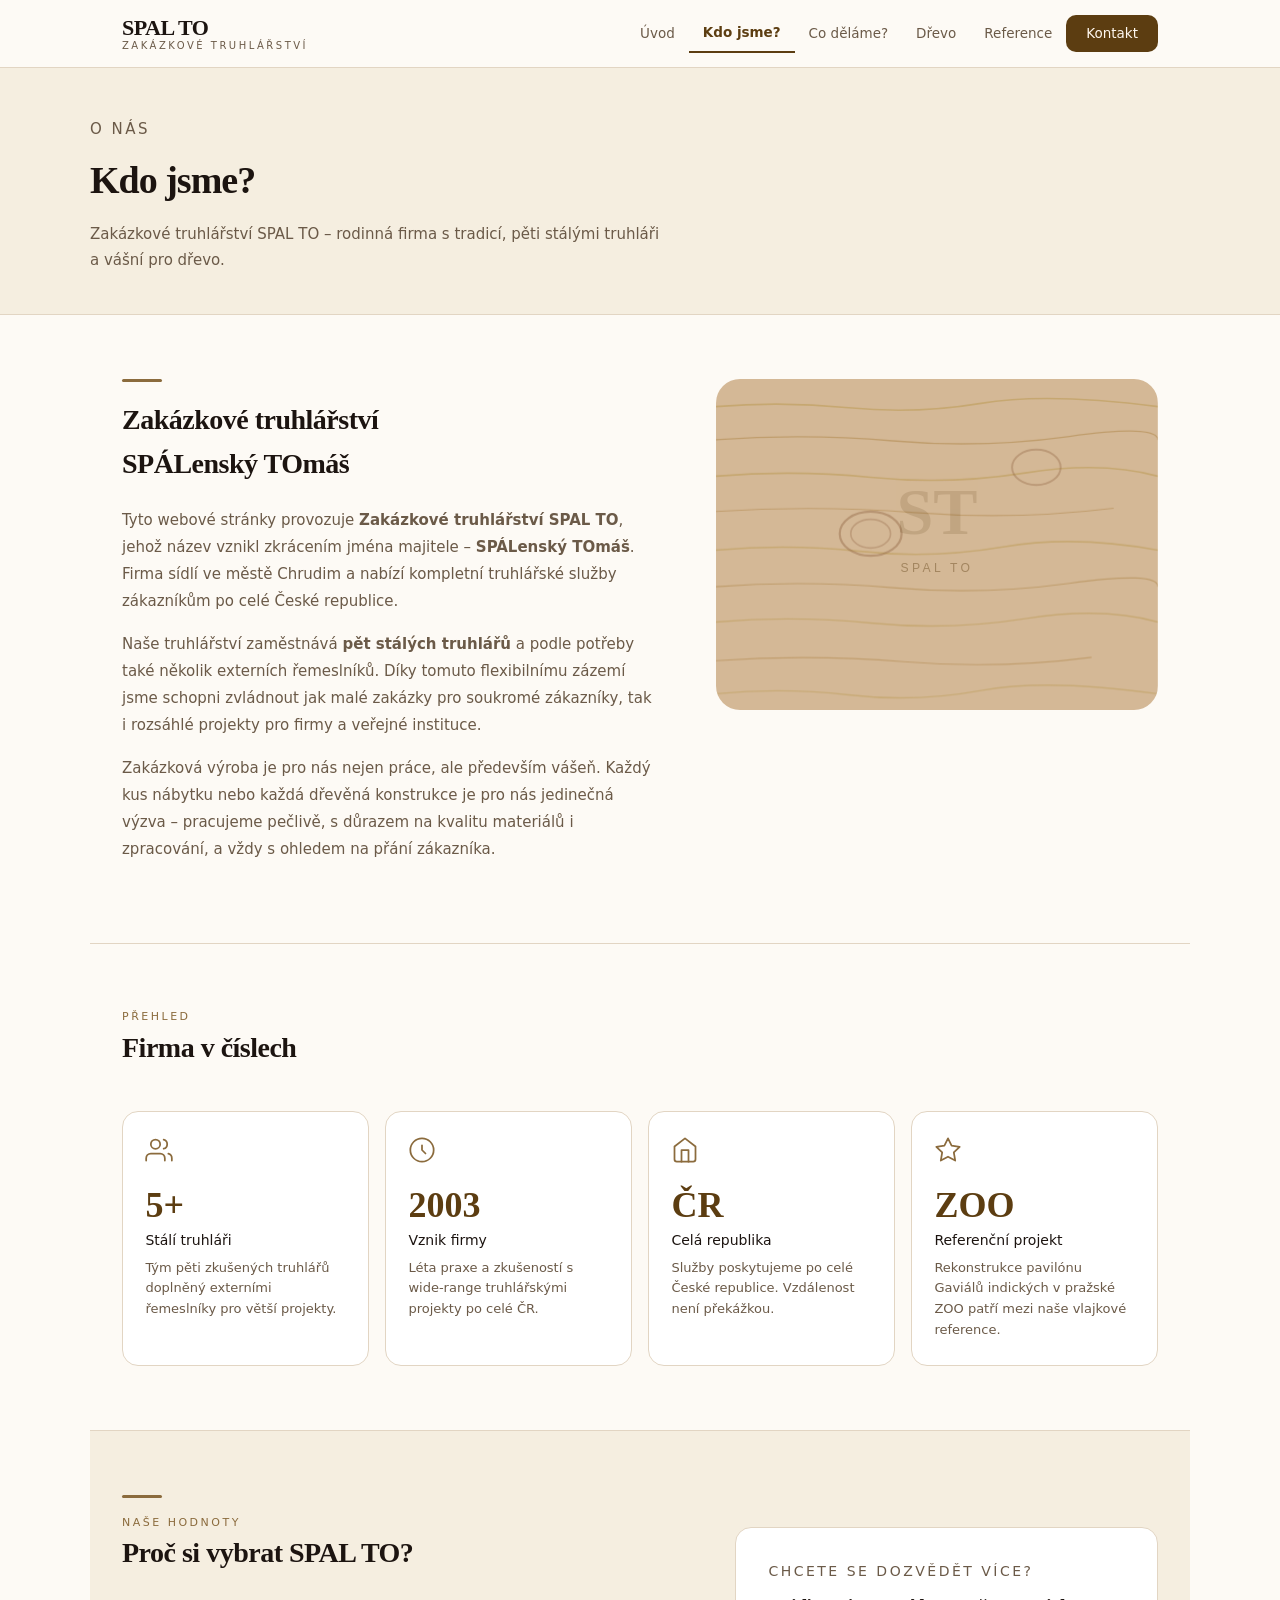
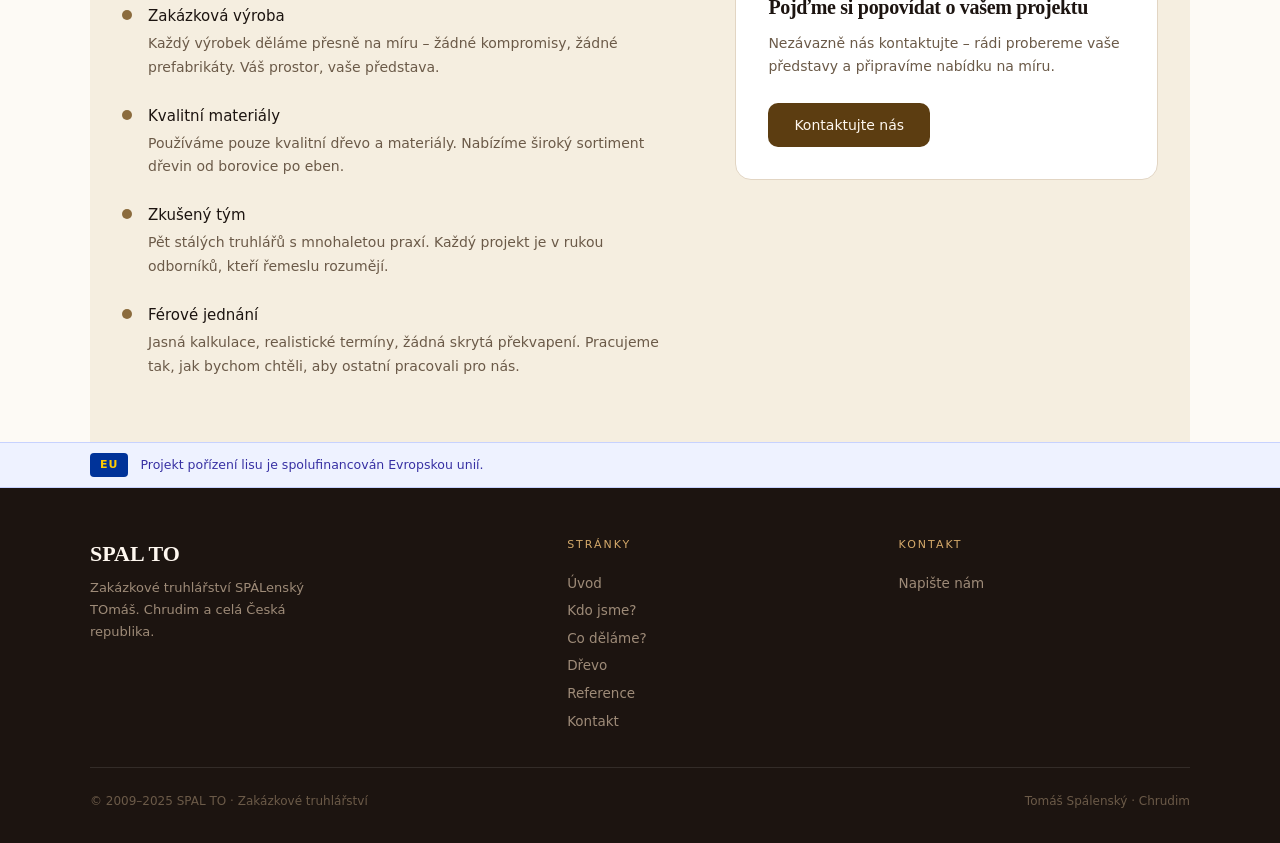
<file: kdo-jsme.html>
<!DOCTYPE html>
<html lang="cs">
<head>
  <meta charset="UTF-8">
  <meta name="viewport" content="width=device-width, initial-scale=1.0">
  <meta name="description" content="Kdo jsme – Zakázkové truhlářství SPAL TO, Tomáš Spálenský, Chrudim. Pět stálých truhlářů, služby po celé ČR.">
  <meta name="keywords" content="spal to, zakázkové truhlářství, Tomáš Spálenský, Chrudim, truhláři, o firmě, kontakt truhlář">
  <meta name="author" content="Tomáš Spálenský – Zakázkové truhlářství SPAL TO">
  <meta name="robots" content="index,follow">
  <meta name="copyright" content="Zakázkové truhlářství SPAL TO">
  <meta name="geo.region" content="CZ-PA">
  <meta name="geo.placename" content="Chrudim">

  <!-- Open Graph -->
  <meta property="og:type" content="website">
  <meta property="og:url" content="https://www.truhlarstvi-zakazkove.cz/kdo-jsme.html">
  <meta property="og:title" content="Kdo jsme – SPAL TO zakázkové truhlářství">
  <meta property="og:description" content="Zakázkové truhlářství SPAL TO – rodinná firma s tradicí, pěti stálými truhláři a vášní pro dřevo. Sídlo Chrudim, služby po celé ČR.">
  <meta property="og:site_name" content="SPAL TO – zakázkové truhlářství">
  <meta property="og:locale" content="cs_CZ">

  <!-- Twitter Card -->
  <meta name="twitter:card" content="summary">
  <meta name="twitter:title" content="Kdo jsme – SPAL TO zakázkové truhlářství">
  <meta name="twitter:description" content="Rodinná firma s tradicí, pěti stálými truhláři a vášní pro dřevo. Sídlo Chrudim, služby po celé ČR.">
  <title>Kdo jsme – SPAL TO truhlářství</title>
  <link rel="stylesheet" href="shared.css">
  <link rel="stylesheet" href="kdo-jsme.css">
</head>
<body>

  <nav class="site-nav" aria-label="Hlavní navigace">
    <div class="container">
      <a href="index.html" class="nav-logo">
        <span class="nav-logo-main">SPAL TO</span>
        <span class="nav-logo-sub">zakázkové truhlářství</span>
      </a>
      <ul class="nav-links" id="nav-menu" role="list">
        <li><a href="index.html">Úvod</a></li>
        <li><a href="kdo-jsme.html">Kdo jsme?</a></li>
        <li><a href="co-delame.html">Co děláme?</a></li>
        <li><a href="drevo.html">Dřevo</a></li>
        <li><a href="reference.html">Reference</a></li>
        <li><a href="kontakt.html" class="nav-cta">Kontakt</a></li>
      </ul>
      <button class="nav-toggle-btn" id="nav-toggle" aria-expanded="false" aria-controls="nav-menu" aria-label="Otevřít menu">
        <span></span><span></span><span></span>
      </button>
    </div>
  </nav>

  <!-- PAGE HERO -->
  <div class="page-hero">
    <div class="page-hero-inner">
      <p class="eyebrow">O nás</p>
      <h1>Kdo jsme?</h1>
      <p>Zakázkové truhlářství SPAL TO – rodinná firma s tradicí, pěti stálými truhláři a vášní pro dřevo.</p>
    </div>
  </div>

  <!-- MAIN ABOUT -->
  <section class="section about-main reveal">
    <div class="about-grid">
      <div class="about-text">
        <div class="wood-accent-bar"></div>
        <h2 class="section-title">Zakázkové truhlářství<br>SPÁLenský TOmáš</h2>
        <p>
          Tyto webové stránky provozuje <strong>Zakázkové truhlářství SPAL TO</strong>, jehož název vznikl zkrácením jména majitele – <strong>SPÁLenský TOmáš</strong>. Firma sídlí ve městě Chrudim a nabízí kompletní truhlářské služby zákazníkům po celé České republice.
        </p>
        <p>
          Naše truhlářství zaměstnává <strong>pět stálých truhlářů</strong> a podle potřeby také několik externích řemeslníků. Díky tomuto flexibilnímu zázemí jsme schopni zvládnout jak malé zakázky pro soukromé zákazníky, tak i rozsáhlé projekty pro firmy a veřejné instituce.
        </p>
        <p>
          Zakázková výroba je pro nás nejen práce, ale především vášeň. Každý kus nábytku nebo každá dřevěná konstrukce je pro nás jedinečná výzva – pracujeme pečlivě, s důrazem na kvalitu materiálů i zpracování, a vždy s ohledem na přání zákazníka.
        </p>
      </div>
      <div class="about-visual">
        <div class="about-wood-block" aria-hidden="true">
          <svg viewBox="0 0 400 300" xmlns="http://www.w3.org/2000/svg" width="100%" height="100%">
            <defs>
              <pattern id="wg2" x="0" y="0" width="400" height="300" patternUnits="userSpaceOnUse">
                <rect width="400" height="300" fill="#D4B896"/>
                <path d="M0,25 Q60,20 120,26 T240,22 T400,25" stroke="#B8954A" stroke-width="1.5" fill="none" opacity="0.5"/>
                <path d="M0,55 Q80,49 160,56 T320,52 T400,55" stroke="#A0722A" stroke-width="1.2" fill="none" opacity="0.4"/>
                <path d="M0,88 Q70,82 140,89 T280,85 T400,88" stroke="#B8954A" stroke-width="1.5" fill="none" opacity="0.5"/>
                <path d="M0,120 Q90,114 180,121 T360,117" stroke="#A0722A" stroke-width="1.0" fill="none" opacity="0.38"/>
                <path d="M0,155 Q65,149 130,156 T260,152 T400,155" stroke="#B8954A" stroke-width="1.4" fill="none" opacity="0.48"/>
                <path d="M0,188 Q80,182 160,189 T320,185 T400,188" stroke="#A0722A" stroke-width="1.1" fill="none" opacity="0.40"/>
                <path d="M0,220 Q70,214 140,221 T280,217 T400,220" stroke="#B8954A" stroke-width="1.3" fill="none" opacity="0.45"/>
                <path d="M0,255 Q85,249 170,256 T340,252" stroke="#A0722A" stroke-width="1.0" fill="none" opacity="0.38"/>
                <path d="M0,285 Q60,279 120,286 T240,282 T400,285" stroke="#B8954A" stroke-width="1.2" fill="none" opacity="0.42"/>
                <ellipse cx="140" cy="140" rx="28" ry="20" stroke="#8B5E3C" stroke-width="2" fill="none" opacity="0.4"/>
                <ellipse cx="140" cy="140" rx="18" ry="13" stroke="#8B5E3C" stroke-width="1.5" fill="none" opacity="0.3"/>
                <ellipse cx="290" cy="80" rx="22" ry="16" stroke="#8B5E3C" stroke-width="1.8" fill="none" opacity="0.35"/>
              </pattern>
            </defs>
            <rect width="400" height="300" fill="url(#wg2)" rx="12"/>
            <text x="200" y="140" text-anchor="middle" font-family="'Playfair Display',serif" font-size="60" font-weight="700" fill="#5C3D11" opacity="0.15">ST</text>
            <text x="200" y="175" text-anchor="middle" font-family="'DM Sans',sans-serif" font-size="11" fill="#5C3D11" opacity="0.4" letter-spacing="3">SPAL TO</text>
          </svg>
        </div>
      </div>
    </div>
  </section>

  <!-- FACTS -->
  <section class="section facts-section">
    <div class="section-header">
      <div>
        <p class="eyebrow">Přehled</p>
        <h2 class="section-title">Firma v číslech</h2>
      </div>
    </div>
    <div class="facts-grid">
      <div class="fact-card reveal">
        <div class="fact-icon">
          <svg width="28" height="28" viewBox="0 0 24 24" fill="none" stroke="currentColor" stroke-width="1.5" stroke-linecap="round" stroke-linejoin="round"><path d="M17 21v-2a4 4 0 0 0-4-4H5a4 4 0 0 0-4 4v2"/><circle cx="9" cy="7" r="4"/><path d="M23 21v-2a4 4 0 0 0-3-3.87"/><path d="M16 3.13a4 4 0 0 1 0 7.75"/></svg>
        </div>
        <div class="fact-num">5+</div>
        <h3 class="fact-title">Stálí truhláři</h3>
        <p class="fact-desc">Tým pěti zkušených truhlářů doplněný externími řemeslníky pro větší projekty.</p>
      </div>
      <div class="fact-card reveal">
        <div class="fact-icon">
          <svg width="28" height="28" viewBox="0 0 24 24" fill="none" stroke="currentColor" stroke-width="1.5" stroke-linecap="round" stroke-linejoin="round"><circle cx="12" cy="12" r="10"/><path d="M12 8v4l3 3"/></svg>
        </div>
        <div class="fact-num">2003</div>
        <h3 class="fact-title">Vznik firmy</h3>
        <p class="fact-desc">Léta praxe a zkušeností s wide-range truhlářskými projekty po celé ČR.</p>
      </div>
      <div class="fact-card reveal">
        <div class="fact-icon">
          <svg width="28" height="28" viewBox="0 0 24 24" fill="none" stroke="currentColor" stroke-width="1.5" stroke-linecap="round" stroke-linejoin="round"><path d="M3 9l9-7 9 7v11a2 2 0 0 1-2 2H5a2 2 0 0 1-2-2z"/><polyline points="9 22 9 12 15 12 15 22"/></svg>
        </div>
        <div class="fact-num">ČR</div>
        <h3 class="fact-title">Celá republika</h3>
        <p class="fact-desc">Služby poskytujeme po celé České republice. Vzdálenost není překážkou.</p>
      </div>
      <div class="fact-card reveal">
        <div class="fact-icon">
          <svg width="28" height="28" viewBox="0 0 24 24" fill="none" stroke="currentColor" stroke-width="1.5" stroke-linecap="round" stroke-linejoin="round"><polygon points="12 2 15.09 8.26 22 9.27 17 14.14 18.18 21.02 12 17.77 5.82 21.02 7 14.14 2 9.27 8.91 8.26 12 2"/></svg>
        </div>
        <div class="fact-num">ZOO</div>
        <h3 class="fact-title">Referenční projekt</h3>
        <p class="fact-desc">Rekonstrukce pavilónu Gaviálů indických v pražské ZOO patří mezi naše vlajkové reference.</p>
      </div>
    </div>
  </section>

  <!-- PHILOSOPHY -->
  <section class="section philosophy-section">
    <div class="philosophy-grid">
      <div class="philosophy-text">
        <div class="wood-accent-bar"></div>
        <p class="eyebrow">Naše hodnoty</p>
        <h2 class="section-title">Proč si vybrat SPAL TO?</h2>
        <ul class="philosophy-list">
          <li class="philosophy-item reveal">
            <div class="philosophy-marker"></div>
            <div>
              <h3>Zakázková výroba</h3>
              <p>Každý výrobek děláme přesně na míru – žádné kompromisy, žádné prefabrikáty. Váš prostor, vaše představa.</p>
            </div>
          </li>
          <li class="philosophy-item reveal">
            <div class="philosophy-marker"></div>
            <div>
              <h3>Kvalitní materiály</h3>
              <p>Používáme pouze kvalitní dřevo a materiály. Nabízíme široký sortiment dřevin od borovice po eben.</p>
            </div>
          </li>
          <li class="philosophy-item reveal">
            <div class="philosophy-marker"></div>
            <div>
              <h3>Zkušený tým</h3>
              <p>Pět stálých truhlářů s mnohaletou praxí. Každý projekt je v rukou odborníků, kteří řemeslu rozumějí.</p>
            </div>
          </li>
          <li class="philosophy-item reveal">
            <div class="philosophy-marker"></div>
            <div>
              <h3>Férové jednání</h3>
              <p>Jasná kalkulace, realistické termíny, žádná skrytá překvapení. Pracujeme tak, jak bychom chtěli, aby ostatní pracovali pro nás.</p>
            </div>
          </li>
        </ul>
      </div>
      <div class="philosophy-cta-block">
        <div class="philosophy-cta-inner">
          <p class="eyebrow">Chcete se dozvědět více?</p>
          <h3>Pojďme si popovídat o vašem projektu</h3>
          <p>Nezávazně nás kontaktujte – rádi probereme vaše představy a připravíme nabídku na míru.</p>
          <a href="kontakt.html" class="btn btn-primary" style="margin-top:1.5rem">Kontaktujte nás</a>
        </div>
      </div>
    </div>
  </section>

  <div class="eu-banner">
    <div class="eu-banner-inner">
      <span class="eu-flag-badge">EU</span>
      <span>Projekt pořízení lisu je spolufinancován Evropskou unií.</span>
    </div>
  </div>

  <footer class="site-footer">
    <div class="footer-inner">
      <div>
        <div class="footer-brand-name">SPAL TO</div>
        <p class="footer-brand-desc">Zakázkové truhlářství SPÁLenský TOmáš. Chrudim a celá Česká republika.</p>
      </div>
      <div class="footer-col">
        <p class="footer-col-title">Stránky</p>
        <a href="index.html">Úvod</a>
        <a href="kdo-jsme.html">Kdo jsme?</a>
        <a href="co-delame.html">Co děláme?</a>
        <a href="drevo.html">Dřevo</a>
        <a href="reference.html">Reference</a>
        <a href="kontakt.html">Kontakt</a>
      </div>
      <div class="footer-col">
        <p class="footer-col-title">Kontakt</p>
        <a href="kontakt.html">Napište nám</a>
      </div>
    </div>
    <div class="footer-bottom">
      <span>© 2009–2025 SPAL TO · Zakázkové truhlářství</span>
      <span>Tomáš Spálenský · Chrudim</span>
    </div>
  </footer>

  <script src="shared.js"></script>
</body>
</html>
</file>
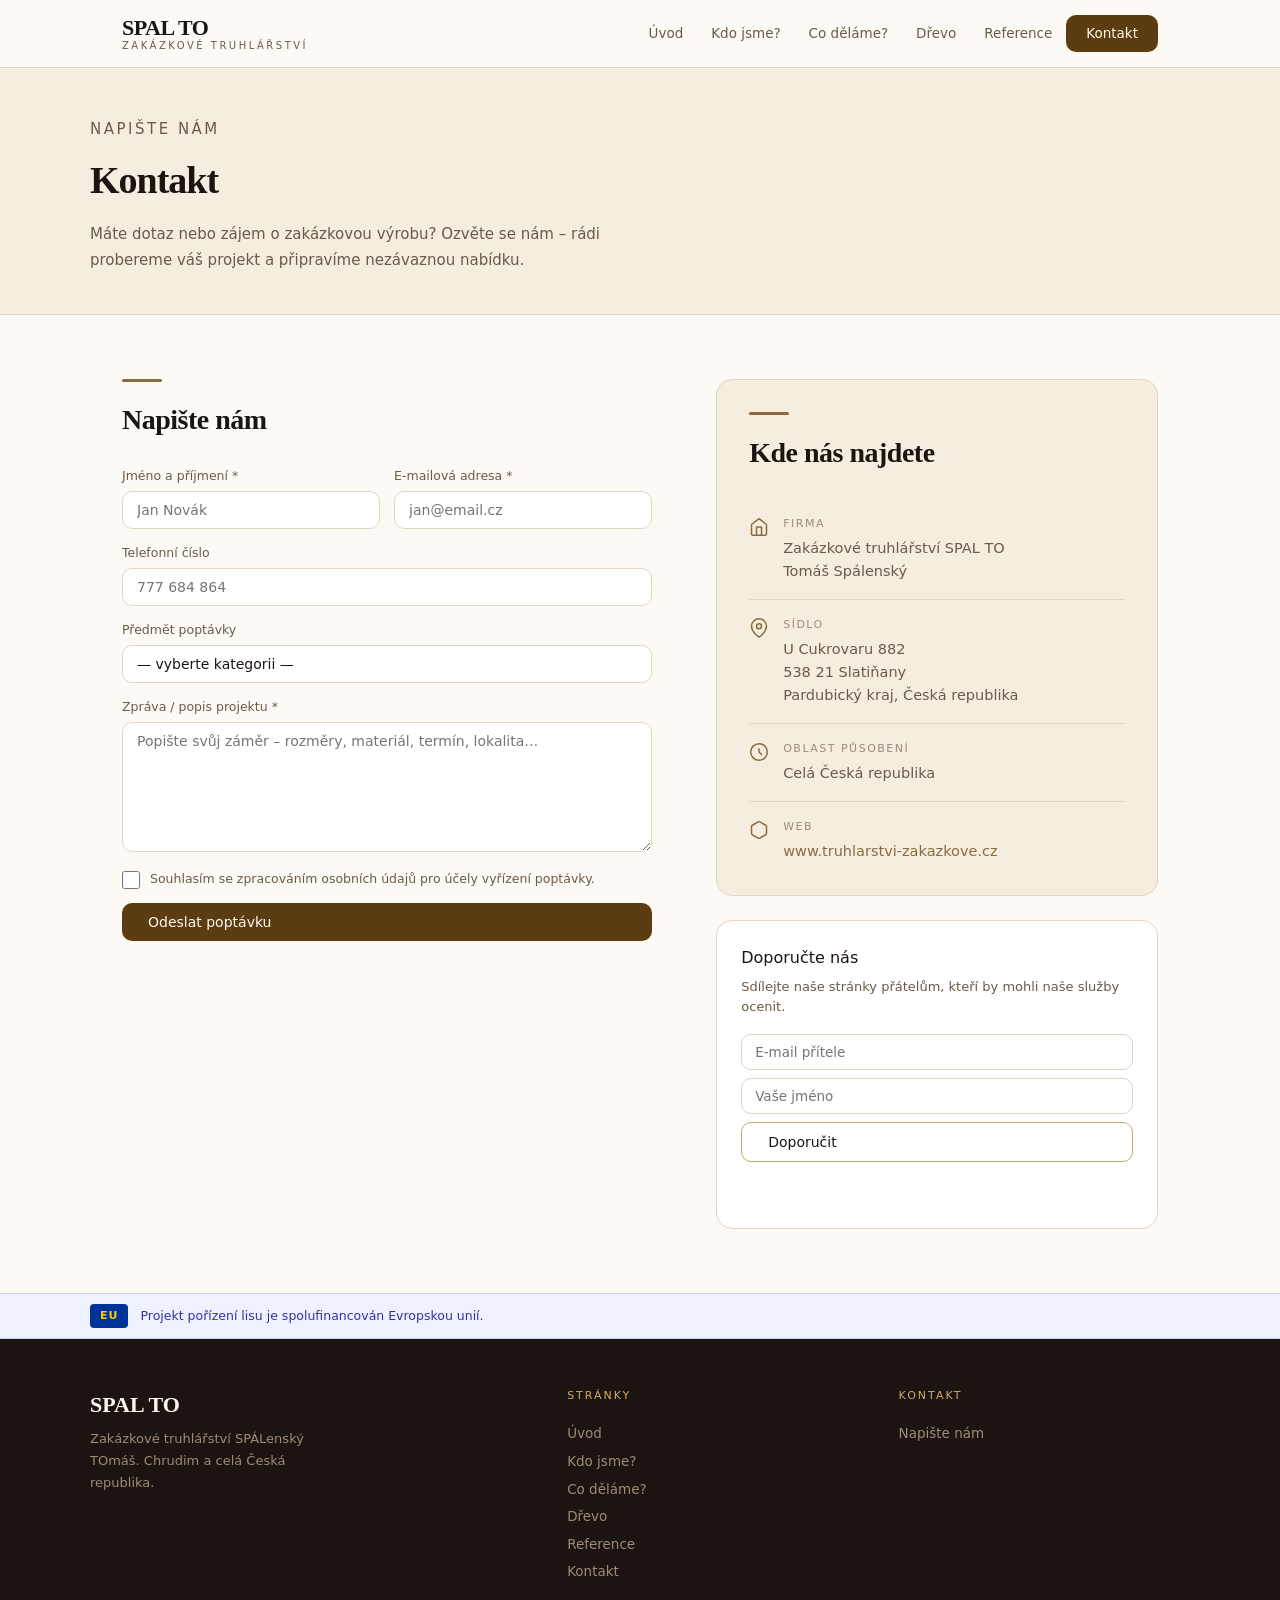
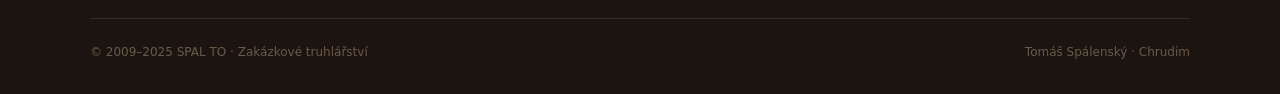
<file: kontakt.html>
<!DOCTYPE html>
<html lang="cs">
<head>
  <meta charset="UTF-8">
  <meta name="viewport" content="width=device-width, initial-scale=1.0">
  <meta name="description" content="Kontakt – Zakázkové truhlářství SPAL TO, Tomáš Spálenský, Chrudim. Napište nebo zavolejte. Nezávazná poptávka zakázkového nábytku a truhlářských prací.">
  <meta name="keywords" content="kontakt truhlářství, SPAL TO kontakt, Tomáš Spálenský Chrudim, poptávka truhlářství, zakázkový nábytek poptávka, truhlář Chrudim kontakt">
  <meta name="author" content="Tomáš Spálenský – Zakázkové truhlářství SPAL TO">
  <meta name="robots" content="index,follow">
  <meta name="copyright" content="Zakázkové truhlářství SPAL TO">
  <meta name="geo.region" content="CZ-PA">
  <meta name="geo.placename" content="Chrudim">

  <!-- Open Graph -->
  <meta property="og:type" content="website">
  <meta property="og:url" content="https://www.truhlarstvi-zakazkove.cz/kontakt.html">
  <meta property="og:title" content="Kontakt – SPAL TO zakázkové truhlářství Chrudim">
  <meta property="og:description" content="Kontaktujte zakázkové truhlářství SPAL TO – Tomáš Spálenský, Chrudim. Poptávka nábytku a truhlářských prací po celé ČR.">
  <meta property="og:site_name" content="SPAL TO – zakázkové truhlářství">
  <meta property="og:locale" content="cs_CZ">

  <!-- Twitter Card -->
  <meta name="twitter:card" content="summary">
  <meta name="twitter:title" content="Kontakt – SPAL TO zakázkové truhlářství Chrudim">
  <meta name="twitter:description" content="Napište nebo zavolejte – nezávazná poptávka zakázkového nábytku. SPAL TO, Chrudim.">

  <title>Kontakt – SPAL TO truhlářství</title>
  <link rel="stylesheet" href="shared.css">
  <link rel="stylesheet" href="kontakt.css">
</head>
<body>

  <nav class="site-nav" aria-label="Hlavní navigace">
    <div class="container">
      <a href="index.html" class="nav-logo">
        <span class="nav-logo-main">SPAL TO</span>
        <span class="nav-logo-sub">zakázkové truhlářství</span>
      </a>
      <ul class="nav-links" id="nav-menu" role="list">
        <li><a href="index.html">Úvod</a></li>
        <li><a href="kdo-jsme.html">Kdo jsme?</a></li>
        <li><a href="co-delame.html">Co děláme?</a></li>
        <li><a href="drevo.html">Dřevo</a></li>
        <li><a href="reference.html">Reference</a></li>
        <li><a href="kontakt.html" class="nav-cta">Kontakt</a></li>
      </ul>
      <button class="nav-toggle-btn" id="nav-toggle" aria-expanded="false" aria-controls="nav-menu" aria-label="Otevřít menu">
        <span></span><span></span><span></span>
      </button>
    </div>
  </nav>

  <div class="page-hero">
    <div class="page-hero-inner">
      <p class="eyebrow">Napište nám</p>
      <h1>Kontakt</h1>
      <p>Máte dotaz nebo zájem o zakázkovou výrobu? Ozvěte se nám – rádi probereme váš projekt a připravíme nezávaznou nabídku.</p>
    </div>
  </div>

  <section class="section contact-section">
    <div class="contact-grid">

      <!-- FORM -->
      <div class="contact-form-wrap reveal">
        <div class="wood-accent-bar"></div>
        <h2 class="section-title" style="margin-bottom:1.5rem">Napište nám</h2>
        <form id="contact-form" class="contact-form" novalidate>
          <div class="form-row">
            <div class="form-group">
              <label for="c-name">Jméno a příjmení *</label>
              <input type="text" id="c-name" name="name" placeholder="Jan Novák" required>
            </div>
            <div class="form-group">
              <label for="c-email">E-mailová adresa *</label>
              <input type="email" id="c-email" name="email" placeholder="jan@email.cz" required>
            </div>
          </div>
          <div class="form-group">
            <label for="c-phone">Telefonní číslo</label>
            <input type="tel" id="c-phone" name="phone" placeholder="777 684 864">
          </div>
          <div class="form-group">
            <label for="c-subject">Předmět poptávky</label>
            <select id="c-subject" name="subject">
              <option value="">— vyberte kategorii —</option>
              <option>Fasáda</option>
              <option>Kancelářský nábytek</option>
              <option>Kuchyně</option>
              <option>Obývací pokoj</option>
              <option>Pergola</option>
              <option>Vestavná skříň</option>
              <option>Zahradní domek</option>
              <option>Jiné</option>
            </select>
          </div>
          <div class="form-group">
            <label for="c-message">Zpráva / popis projektu *</label>
            <textarea id="c-message" name="message" rows="5" placeholder="Popište svůj záměr – rozměry, materiál, termín, lokalita…" required></textarea>
          </div>
          <div class="form-group form-group--checkbox">
            <label class="checkbox-label">
              <input type="checkbox" name="gdpr" required>
              <span>Souhlasím se zpracováním osobních údajů pro účely vyřízení poptávky.</span>
            </label>
          </div>
          <button type="submit" class="btn btn-primary">Odeslat poptávku</button>
          <p class="form-msg" role="status" aria-live="polite"></p>
        </form>
      </div>

      <!-- INFO -->
      <div class="contact-info-wrap reveal">
        <div class="contact-info-card">
          <div class="wood-accent-bar"></div>
          <h2 class="section-title" style="margin-bottom:1.5rem">Kde nás najdete</h2>

          <div class="contact-info-item">
            <div class="contact-info-icon">
              <svg width="20" height="20" viewBox="0 0 24 24" fill="none" stroke="currentColor" stroke-width="1.8" stroke-linecap="round" stroke-linejoin="round"><path d="M3 9l9-7 9 7v11a2 2 0 0 1-2 2H5a2 2 0 0 1-2-2z"/><polyline points="9 22 9 12 15 12 15 22"/></svg>
            </div>
            <div>
              <strong>Firma</strong>
              <p>Zakázkové truhlářství SPAL TO<br>Tomáš Spálenský</p>
            </div>
          </div>

          <div class="contact-info-item">
            <div class="contact-info-icon">
              <svg width="20" height="20" viewBox="0 0 24 24" fill="none" stroke="currentColor" stroke-width="1.8" stroke-linecap="round" stroke-linejoin="round"><path d="M21 10c0 7-9 13-9 13s-9-6-9-13a9 9 0 0 1 18 0z"/><circle cx="12" cy="10" r="3"/></svg>
            </div>
            <div>
              <strong>Sídlo</strong>
              <p>U Cukrovaru 882<br>538 21 Slatiňany<br>Pardubický kraj, Česká republika</p>
            </div>
          </div>

          <div class="contact-info-item">
            <div class="contact-info-icon">
              <svg width="20" height="20" viewBox="0 0 24 24" fill="none" stroke="currentColor" stroke-width="1.8" stroke-linecap="round" stroke-linejoin="round"><circle cx="12" cy="12" r="10"/><path d="M12 8v4l3 3"/></svg>
            </div>
            <div>
              <strong>Oblast působení</strong>
              <p>Celá Česká republika</p>
            </div>
          </div>

          <div class="contact-info-item">
            <div class="contact-info-icon">
              <svg width="20" height="20" viewBox="0 0 24 24" fill="none" stroke="currentColor" stroke-width="1.8" stroke-linecap="round" stroke-linejoin="round"><path d="M21 16V8a2 2 0 0 0-1-1.73l-7-4a2 2 0 0 0-2 0l-7 4A2 2 0 0 0 3 8v8a2 2 0 0 0 1 1.73l7 4a2 2 0 0 0 2 0l7-4A2 2 0 0 0 21 16z"/></svg>
            </div>
            <div>
              <strong>Web</strong>
              <p><a href="https://www.truhlarstvi-zakazkove.cz" target="_blank" rel="noopener" style="color:var(--color-accent-mid)">www.truhlarstvi-zakazkove.cz</a></p>
            </div>
          </div>
        </div>

        <!-- RECOMMEND BOX -->
        <div class="recommend-box">
          <h3>Doporučte nás</h3>
          <p>Sdílejte naše stránky přátelům, kteří by mohli naše služby ocenit.</p>
          <form id="recommend-form" class="recommend-mini-form" novalidate>
            <input type="email" name="email" placeholder="E-mail přítele" required>
            <input type="text" name="name" placeholder="Vaše jméno" required>
            <button type="submit" class="btn btn-outline">Doporučit</button>
            <p class="form-msg" role="status" aria-live="polite"></p>
          </form>
        </div>
      </div>

    </div>
  </section>

  <div class="eu-banner">
    <div class="eu-banner-inner">
      <span class="eu-flag-badge">EU</span>
      <span>Projekt pořízení lisu je spolufinancován Evropskou unií.</span>
    </div>
  </div>

  <footer class="site-footer">
    <div class="footer-inner">
      <div>
        <div class="footer-brand-name">SPAL TO</div>
        <p class="footer-brand-desc">Zakázkové truhlářství SPÁLenský TOmáš. Chrudim a celá Česká republika.</p>
      </div>
      <div class="footer-col">
        <p class="footer-col-title">Stránky</p>
        <a href="index.html">Úvod</a>
        <a href="kdo-jsme.html">Kdo jsme?</a>
        <a href="co-delame.html">Co děláme?</a>
        <a href="drevo.html">Dřevo</a>
        <a href="reference.html">Reference</a>
        <a href="kontakt.html">Kontakt</a>
      </div>
      <div class="footer-col">
        <p class="footer-col-title">Kontakt</p>
        <a href="kontakt.html">Napište nám</a>
      </div>
    </div>
    <div class="footer-bottom">
      <span>© 2009–2025 SPAL TO · Zakázkové truhlářství</span>
      <span>Tomáš Spálenský · Chrudim</span>
    </div>
  </footer>

  <script src="shared.js"></script>
</body>
</html>
</file>
<file: shared.css>
/* ---- NAV TOGGLE (hamburger) - skryty na desktopu ---- */
.nav-toggle-btn {
  display: none;
  flex-direction: column;
  gap: 5px;
  background: none;
  border: none;
  cursor: pointer;
  padding: 6px;
}
.nav-toggle-btn span {
  display: block;
  width: 22px;
  height: 2px;
  background: var(--color-text);
  border-radius: 2px;
  transition: 0.2s;
}

@import url('https://fonts.googleapis.com/css2?family=Playfair+Display:ital,wght@0,400;0,700;1,400;1,700&family=DM+Sans:wght@300;400;500&display=swap');

/* =============================================
   RESET & BASE
   ============================================= */
*, *::before, *::after {
  box-sizing: border-box;
  margin: 0;
  padding: 0;
}

:root {
  --color-bg:           #FDFAF5;
  --color-bg-secondary: #F5EEE0;
  --color-bg-card:      #FFFFFF;
  --color-text:         #1C1410;
  --color-text-muted:   #6B5A48;
  --color-text-light:   #9E8B78;
  --color-accent:       #5C3D11;
  --color-accent-mid:   #8B6B3D;
  --color-accent-light: #D4A96A;
  --color-border:       #E2D5C3;
  --color-border-dark:  #C4A870;
  --color-gold:         #8B6B3D;

  --font-display: 'Playfair Display', Georgia, serif;
  --font-body:    'DM Sans', system-ui, sans-serif;

  --radius-sm:  6px;
  --radius-md:  10px;
  --radius-lg:  16px;
  --radius-xl:  24px;

  --shadow-sm:  0 1px 4px rgba(92,61,17,0.08);
  --shadow-md:  0 4px 16px rgba(92,61,17,0.12);

  --nav-h:      68px;
  --content-w:  1100px;
  --content-pad: 2rem;
}

html {
  font-size: 16px;
  scroll-behavior: smooth;
  overflow-x: hidden;
}

body {
  overflow-x: hidden;
  font-family: var(--font-body);
  background: var(--color-bg);
  color: var(--color-text);
  line-height: 1.6;
  min-height: 100vh;
  display: flex;
  flex-direction: column;
}

a {
  color: inherit;
  text-decoration: none;
}

ul, ol {
  list-style: none;
}

img {
  max-width: 100%;
  display: block;
}

/* =============================================
   TYPOGRAPHY UTILS
   ============================================= */
.display {
  font-family: var(--font-display);
  font-weight: 700;
  letter-spacing: -0.5px;
  line-height: 1.15;
}

.display-italic {
  font-family: var(--font-display);
  font-style: italic;
  font-weight: 400;
}

.eyebrow {
  font-size: 11px;
  letter-spacing: 2.5px;
  text-transform: uppercase;
  font-weight: 500;
  color: var(--color-accent-mid);
}

/* =============================================
   LAYOUT
   ============================================= */
.container {
  max-width: var(--content-w);
  margin: 0 auto;
  padding: 0 var(--content-pad);
}

.section {
  padding: 4rem var(--content-pad);
  max-width: var(--content-w);
  margin: 0 auto;
}

.section + .section {
  border-top: 1px solid var(--color-border);
}

.section-header {
  display: flex;
  justify-content: space-between;
  align-items: baseline;
  margin-bottom: 2.5rem;
}

.section-title {
  font-family: var(--font-display);
  font-size: 28px;
  font-weight: 700;
  letter-spacing: -0.5px;
}

/* =============================================
   BUTTONS
   ============================================= */
.btn {
  display: inline-flex;
  align-items: center;
  gap: 8px;
  padding: 11px 26px;
  border-radius: var(--radius-md);
  font-family: var(--font-body);
  font-size: 14px;
  font-weight: 500;
  cursor: pointer;
  border: none;
  transition: opacity 0.18s, background 0.18s, color 0.18s;
  text-decoration: none;
}

.btn-primary {
  background: var(--color-accent);
  color: #FFF8F0;
}

.btn-primary:hover {
  opacity: 0.85;
}

.btn-outline {
  background: transparent;
  color: var(--color-text);
  border: 1px solid var(--color-border-dark);
}

.btn-outline:hover {
  background: var(--color-bg-secondary);
}

/* =============================================
   NAVIGATION
   ============================================= */
.site-nav {
  position: sticky;
  top: 0;
  z-index: 200;
  height: var(--nav-h);
  background: var(--color-bg);
  border-bottom: 1px solid var(--color-border);
  display: flex;
  align-items: center;
}

.site-nav .container {
  width: 100%;
  display: flex;
  align-items: center;
  justify-content: space-between;
}

.nav-logo {
  display: flex;
  flex-direction: column;
  line-height: 1.1;
  text-decoration: none;
}

.nav-logo-main {
  font-family: var(--font-display);
  font-size: 22px;
  font-weight: 700;
  color: var(--color-text);
  letter-spacing: -0.5px;
}

.nav-logo-sub {
  font-size: 10px;
  letter-spacing: 2.5px;
  text-transform: uppercase;
  color: var(--color-text-muted);
  font-weight: 400;
}

.nav-links {
  display: flex;
  align-items: center;
  gap: 0;
}

.nav-links a {
  display: block;
  padding: 8px 14px;
  font-size: 13.5px;
  color: var(--color-text-muted);
  border-radius: var(--radius-sm);
  transition: color 0.15s, background 0.15s;
  font-weight: 400;
}

.nav-links a:hover {
  color: var(--color-text);
  background: var(--color-bg-secondary);
}

.nav-links a.active {
  color: var(--color-accent) !important;
  font-weight: 600;
  background: transparent;
  border-bottom: 2px solid var(--color-accent);
  border-radius: 0;
}

.nav-cta {
  background: var(--color-accent) !important;
  color: #FFF8F0 !important;
  padding: 8px 20px !important;
  border-radius: var(--radius-md) !important;
  font-weight: 500 !important;
  border-bottom: none !important;
}

.nav-cta:hover {
  background: var(--color-accent) !important;
  color: #FFF8F0 !important;
  opacity: 0.85 !important;
}

.nav-cta.active {
  background: var(--color-accent) !important;
  color: #FFF8F0 !important;
  border-bottom: none !important;
  font-weight: 500 !important;
}

.nav-cta:hover {
  background: var(--color-accent) !important;
  opacity: 0.85;
}

/* =============================================
   FOOTER
   ============================================= */
.site-footer {
  margin-top: auto;
  background: var(--color-text);
  color: #D4C4B0;
  padding: 3rem var(--content-pad) 2rem;
}

.footer-inner {
  max-width: var(--content-w);
  margin: 0 auto;
  display: grid;
  grid-template-columns: 1.5fr 1fr 1fr;
  gap: 2.5rem;
  padding-bottom: 2rem;
  border-bottom: 1px solid rgba(255,255,255,0.1);
}

.footer-brand-name {
  font-family: var(--font-display);
  font-size: 22px;
  font-weight: 700;
  color: #FFF8F0;
  margin-bottom: 6px;
}

.footer-brand-desc {
  font-size: 13px;
  line-height: 1.7;
  color: #9E8B78;
  max-width: 260px;
}

.footer-col-title {
  font-size: 11px;
  letter-spacing: 2px;
  text-transform: uppercase;
  color: var(--color-accent-light);
  margin-bottom: 1rem;
  font-weight: 500;
}

.footer-col a {
  display: block;
  font-size: 13.5px;
  color: #9E8B78;
  padding: 3px 0;
  transition: color 0.15s;
}

.footer-col a:hover {
  color: #FFF8F0;
}

.footer-bottom {
  max-width: var(--content-w);
  margin: 1.5rem auto 0;
  display: flex;
  justify-content: space-between;
  align-items: center;
  font-size: 12px;
  color: #6B5A48;
}

/* =============================================
   EU BANNER
   ============================================= */
.eu-banner {
  background: #EEF2FF;
  border-top: 1px solid #C7D2FE;
  border-bottom: 1px solid #C7D2FE;
  padding: 10px var(--content-pad);
}

.eu-banner-inner {
  max-width: var(--content-w);
  margin: 0 auto;
  display: flex;
  align-items: center;
  gap: 12px;
  font-size: 12.5px;
  color: #3730A3;
}

.eu-flag-badge {
  background: #003399;
  color: #FFCC00;
  font-size: 11px;
  font-weight: 600;
  padding: 3px 10px;
  border-radius: 4px;
  flex-shrink: 0;
  letter-spacing: 1px;
}

/* =============================================
   PAGE HERO (inner pages)
   ============================================= */
.page-hero {
  background: var(--color-bg-secondary);
  border-bottom: 1px solid var(--color-border);
  padding: 3rem var(--content-pad) 2.5rem;
}

.page-hero-inner {
  max-width: var(--content-w);
  margin: 0 auto;
}

.page-hero h1 {
  font-family: var(--font-display);
  font-size: 38px;
  font-weight: 700;
  letter-spacing: -1px;
  margin: 8px 0 10px;
}

.page-hero p {
  font-size: 15px;
  color: var(--color-text-muted);
  max-width: 580px;
  line-height: 1.75;
}

/* =============================================
   CARDS
   ============================================= */
.card {
  background: var(--color-bg-card);
  border: 1px solid var(--color-border);
  border-radius: var(--radius-lg);
  overflow: hidden;
  transition: border-color 0.2s, box-shadow 0.2s;
}

.card:hover {
  border-color: var(--color-accent-mid);
  box-shadow: var(--shadow-md);
}

/* =============================================
   MISC UTILS
   ============================================= */
.text-muted   { color: var(--color-text-muted); }
.text-accent  { color: var(--color-accent); }
.text-light   { color: var(--color-text-light); }

.divider {
  border: none;
  border-top: 1px solid var(--color-border);
  margin: 0;
}

.wood-accent-bar {
  width: 40px;
  height: 3px;
  background: var(--color-accent-mid);
  border-radius: 2px;
  margin-bottom: 1rem;
}


/* ---- REVEAL FIX ---- */
.reveal { opacity: 1 !important; transform: none !important; transition: none !important; }
.revealed { opacity: 1 !important; transform: none !important; }






/* ==============================================
   MOBILNI VERZE - max 640px
   ============================================== */
@media (max-width: 640px) {
  /* Kontakt v mobilnim menu vypada jako normalni link */
  .nav-links .nav-cta {
    background: transparent !important;
    color: var(--color-text) !important;
    padding: 14px 1rem !important;
    border-radius: 0 !important;
    font-weight: 500 !important;
  }


  /* Navigace - skryj linky, zobraz hamburger */
  .nav-links {
    display: none !important;
    position: fixed;
    top: 68px;
    left: 0;
    right: 0;
    background: var(--color-bg);
    flex-direction: column !important;
    padding: 0.5rem 1.5rem 1.5rem;
    border-bottom: 1px solid var(--color-border);
    box-shadow: 0 4px 16px rgba(0,0,0,0.1);
    z-index: 199;
  }
  .nav-links.nav-open {
    display: flex !important;
  }
  .nav-links li { border-bottom: 1px solid var(--color-border); }
  .nav-links li:last-child { border-bottom: none; }
  .nav-links a {
    padding: 14px 1rem !important;
    font-size: 16px !important;
    display: block;
    border-radius: 0 !important;
    background: transparent !important;
    color: var(--color-text) !important;
  }
  .nav-toggle-btn { display: flex !important; }

  /* Hero - jeden sloupec */
  .hero {
    grid-template-columns: 1fr !important;
    padding: 2rem 1rem !important;
  }
  .hero-visual { display: none !important; }
  .hero-title { font-size: 32px !important; }
  .hero-desc { font-size: 15px !important; max-width: 100% !important; }
  .hero-actions { flex-direction: column !important; }
  .hero-actions .btn { width: 100% !important; justify-content: center !important; }

  /* Stats - 2 sloupce */
  .stats-grid { grid-template-columns: 1fr 1fr !important; }
  .stat { padding: 1rem !important; }
  .stat-num { font-size: 26px !important; }

  /* Obecne sekce */
  .section { padding: 2rem 1rem !important; }
  .section-header { flex-direction: column !important; gap: 10px !important; align-items: flex-start !important; }
  .section-title { font-size: 22px !important; }

  /* Vsechny gridy pod sebe */
  .services-grid,
  .facts-grid,
  .ref-categories-grid,
  .wood-grid,
  .swatch-row { grid-template-columns: 1fr !important; }

  /* Skryj drevene vzorniky v uvodu */
  .wood-teaser-section { display: none !important; }

  /* Intro sekce */
  .intro-grid,
  .wood-teaser-grid,
  .recommend-inner,
  .about-grid,
  .philosophy-grid,
  .contact-grid,
  .ref-hero-card,
  .ref-cta-inner,
  .footer-inner,
  .service-detail,
  .service-detail--reverse,
  .wood-intro-grid { grid-template-columns: 1fr !important; }

  .about-wood-block { display: none !important; }
  .form-row { grid-template-columns: 1fr !important; }
  .service-detail--reverse .service-detail-visual { order: 0 !important; }

  /* Footer */
  .footer-bottom { flex-direction: column !important; text-align: center !important; gap: 4px !important; }

  /* Page hero */
  .page-hero { padding: 2rem 1rem 1.5rem !important; }
  .page-hero h1 { font-size: 26px !important; }

  /* Karty sluzeb */
  .service-card-img { height: 160px !important; }

  /* Reference */
  .ref-hero-text { padding: 1.25rem !important; }
  .ref-categories-grid { grid-template-columns: 1fr !important; }
}

/* ==============================================
   TABLET - max 900px
   ============================================== */
@media (max-width: 900px) {
  .hero { grid-template-columns: 1fr !important; }
  .hero-visual { display: none !important; }
  .stats-grid { grid-template-columns: 1fr 1fr !important; }
  .services-grid { grid-template-columns: 1fr 1fr !important; }
  .intro-grid,
  .wood-teaser-grid,
  .recommend-inner,
  .about-grid,
  .philosophy-grid,
  .contact-grid,
  .ref-hero-card,
  .ref-cta-inner,
  .service-detail,
  .service-detail--reverse,
  .wood-intro-grid { grid-template-columns: 1fr !important; }
  .facts-grid { grid-template-columns: 1fr 1fr !important; }
  .wood-grid { grid-template-columns: 1fr 1fr !important; }
  .ref-categories-grid { grid-template-columns: 1fr 1fr !important; }
  .footer-inner { grid-template-columns: 1fr 1fr !important; }
  .about-wood-block { display: none !important; }
  .form-row { grid-template-columns: 1fr !important; }
}

/* ---- NAV-CTA FIX ---- */
.nav-links a.nav-cta,
.nav-links a.nav-cta:hover,
.nav-links a.nav-cta:focus,
.nav-links a.nav-cta.active {
  background: var(--color-accent) !important;
  color: #FFF8F0 !important;
  border-bottom: none !important;
  border-radius: var(--radius-md) !important;
  opacity: 1 !important;
}
.nav-links a.nav-cta:hover {
  opacity: 0.85 !important;
}
</file>
<file: kdo-jsme.css>
/* =============================================
   KDO-JSME.CSS
   ============================================= */

.reveal {
  opacity: 0;
  transform: translateY(22px);
  transition: opacity 0.55s ease, transform 0.55s ease;
}
.reveal.revealed {
  opacity: 1;
  transform: translateY(0);
}

/* ---- ABOUT MAIN ---- */
.about-grid {
  display: grid;
  grid-template-columns: 1.2fr 1fr;
  gap: 4rem;
  align-items: start;
}

.about-text h2 {
  margin: 12px 0 20px;
}

.about-text p {
  font-size: 15px;
  color: var(--color-text-muted);
  line-height: 1.8;
  margin-bottom: 1rem;
}

.about-wood-block {
  border-radius: var(--radius-xl);
  overflow: hidden;
  aspect-ratio: 4/3;
}

/* ---- FACTS ---- */
.facts-grid {
  display: grid;
  grid-template-columns: repeat(4, 1fr);
  gap: 16px;
}

.fact-card {
  background: var(--color-bg-card);
  border: 1px solid var(--color-border);
  border-radius: var(--radius-lg);
  padding: 1.5rem 1.4rem;
  transition: border-color 0.2s, box-shadow 0.2s;
}

.fact-card:hover {
  border-color: var(--color-accent-mid);
  box-shadow: var(--shadow-md);
}

.fact-icon {
  color: var(--color-accent-mid);
  margin-bottom: 1rem;
}

.fact-num {
  font-family: var(--font-display);
  font-size: 36px;
  font-weight: 700;
  color: var(--color-accent);
  line-height: 1;
  margin-bottom: 6px;
}

.fact-title {
  font-size: 14px;
  font-weight: 500;
  margin-bottom: 6px;
}

.fact-desc {
  font-size: 13px;
  color: var(--color-text-muted);
  line-height: 1.6;
}

/* ---- PHILOSOPHY ---- */
.philosophy-section {
  background: var(--color-bg-secondary);
}

.philosophy-grid {
  display: grid;
  grid-template-columns: 1.3fr 1fr;
  gap: 4rem;
  align-items: start;
}

.philosophy-list {
  margin-top: 1.75rem;
  display: flex;
  flex-direction: column;
  gap: 1.5rem;
}

.philosophy-item {
  display: flex;
  gap: 1rem;
  align-items: flex-start;
}

.philosophy-marker {
  width: 10px;
  height: 10px;
  border-radius: 50%;
  background: var(--color-accent-mid);
  flex-shrink: 0;
  margin-top: 6px;
}

.philosophy-item h3 {
  font-size: 15px;
  font-weight: 500;
  margin-bottom: 4px;
}

.philosophy-item p {
  font-size: 14px;
  color: var(--color-text-muted);
  line-height: 1.7;
}

.philosophy-cta-block {
  display: flex;
  align-items: flex-start;
  margin-top: 2rem;
}

.philosophy-cta-inner {
  background: var(--color-bg-card);
  border: 1px solid var(--color-border);
  border-radius: var(--radius-lg);
  padding: 2rem;
}

.philosophy-cta-inner h3 {
  font-family: var(--font-display);
  font-size: 20px;
  font-weight: 700;
  margin: 10px 0 12px;
  letter-spacing: -0.3px;
  line-height: 1.3;
}

.philosophy-cta-inner p {
  font-size: 14px;
  color: var(--color-text-muted);
  line-height: 1.7;
}
</file>
<file: kontakt.css>
/* =============================================
   KONTAKT.CSS
   ============================================= */

.reveal {
  opacity: 0;
  transform: translateY(22px);
  transition: opacity 0.55s ease, transform 0.55s ease;
}
.reveal.revealed {
  opacity: 1;
  transform: translateY(0);
}

/* ---- CONTACT GRID ---- */
.contact-grid {
  display: grid;
  grid-template-columns: 1.2fr 1fr;
  gap: 4rem;
  align-items: start;
}

/* ---- FORM ---- */
.contact-form {
  display: flex;
  flex-direction: column;
  gap: 14px;
}

.form-row {
  display: grid;
  grid-template-columns: 1fr 1fr;
  gap: 14px;
}

.form-group {
  display: flex;
  flex-direction: column;
  gap: 5px;
}

.form-group label {
  font-size: 12.5px;
  color: var(--color-text-muted);
  font-weight: 400;
}

.form-group input,
.form-group textarea,
.form-group select {
  padding: 10px 14px;
  border: 1px solid var(--color-border);
  border-radius: var(--radius-md);
  font-family: var(--font-body);
  font-size: 14px;
  background: var(--color-bg-card);
  color: var(--color-text);
  transition: border-color 0.18s, box-shadow 0.18s;
  outline: none;
  -webkit-appearance: none;
}

.form-group input:focus,
.form-group textarea:focus,
.form-group select:focus {
  border-color: var(--color-accent-mid);
  box-shadow: 0 0 0 3px rgba(139,107,61,0.12);
}

.form-group textarea {
  resize: vertical;
  min-height: 130px;
}

.form-group--checkbox {
  margin-top: 4px;
}

.checkbox-label {
  display: flex;
  gap: 10px;
  align-items: flex-start;
  font-size: 13px;
  color: var(--color-text-muted);
  cursor: pointer;
  line-height: 1.5;
}

.checkbox-label input[type="checkbox"] {
  width: 16px;
  height: 16px;
  margin-top: 1px;
  flex-shrink: 0;
  accent-color: var(--color-accent);
  cursor: pointer;
  padding: 0;
  border: none;
  box-shadow: none;
}

.form-msg {
  font-size: 13.5px;
  min-height: 18px;
  font-weight: 500;
}

/* ---- INFO CARD ---- */
.contact-info-card {
  background: var(--color-bg-secondary);
  border: 1px solid var(--color-border);
  border-radius: var(--radius-lg);
  padding: 2rem;
  margin-bottom: 1.5rem;
}

.contact-info-item {
  display: flex;
  gap: 14px;
  align-items: flex-start;
  padding: 1rem 0;
  border-bottom: 1px solid var(--color-border);
}

.contact-info-item:last-child {
  border-bottom: none;
  padding-bottom: 0;
}

.contact-info-icon {
  color: var(--color-accent-mid);
  flex-shrink: 0;
  margin-top: 2px;
}

.contact-info-item strong {
  display: block;
  font-size: 11px;
  text-transform: uppercase;
  letter-spacing: 1.5px;
  color: var(--color-text-light);
  font-weight: 500;
  margin-bottom: 4px;
}

.contact-info-item p {
  font-size: 14.5px;
  color: var(--color-text-muted);
  line-height: 1.6;
}

/* ---- RECOMMEND BOX ---- */
.recommend-box {
  background: var(--color-bg-card);
  border: 1px solid var(--color-border);
  border-radius: var(--radius-lg);
  padding: 1.5rem;
}

.recommend-box h3 {
  font-size: 16px;
  font-weight: 500;
  margin-bottom: 6px;
}

.recommend-box p {
  font-size: 13px;
  color: var(--color-text-muted);
  line-height: 1.6;
  margin-bottom: 1rem;
}

.recommend-mini-form {
  display: flex;
  flex-direction: column;
  gap: 8px;
}

.recommend-mini-form input {
  padding: 9px 13px;
  border: 1px solid var(--color-border);
  border-radius: var(--radius-md);
  font-family: var(--font-body);
  font-size: 13.5px;
  background: var(--color-bg-card);
  color: var(--color-text);
  outline: none;
  transition: border-color 0.18s;
}

.recommend-mini-form input:focus {
  border-color: var(--color-accent-mid);
}

.recommend-mini-form .form-msg {
  font-size: 12.5px;
}

/* ---- CHECKBOX FIX ---- */
.checkbox-label input[type="checkbox"] {
  width: 18px !important;
  height: 18px !important;
  accent-color: var(--color-accent) !important;
  cursor: pointer;
  border: 2px solid var(--color-border-dark) !important;
  background: #fff !important;
  flex-shrink: 0;
  appearance: auto !important;
  -webkit-appearance: checkbox !important;
}
</file>
